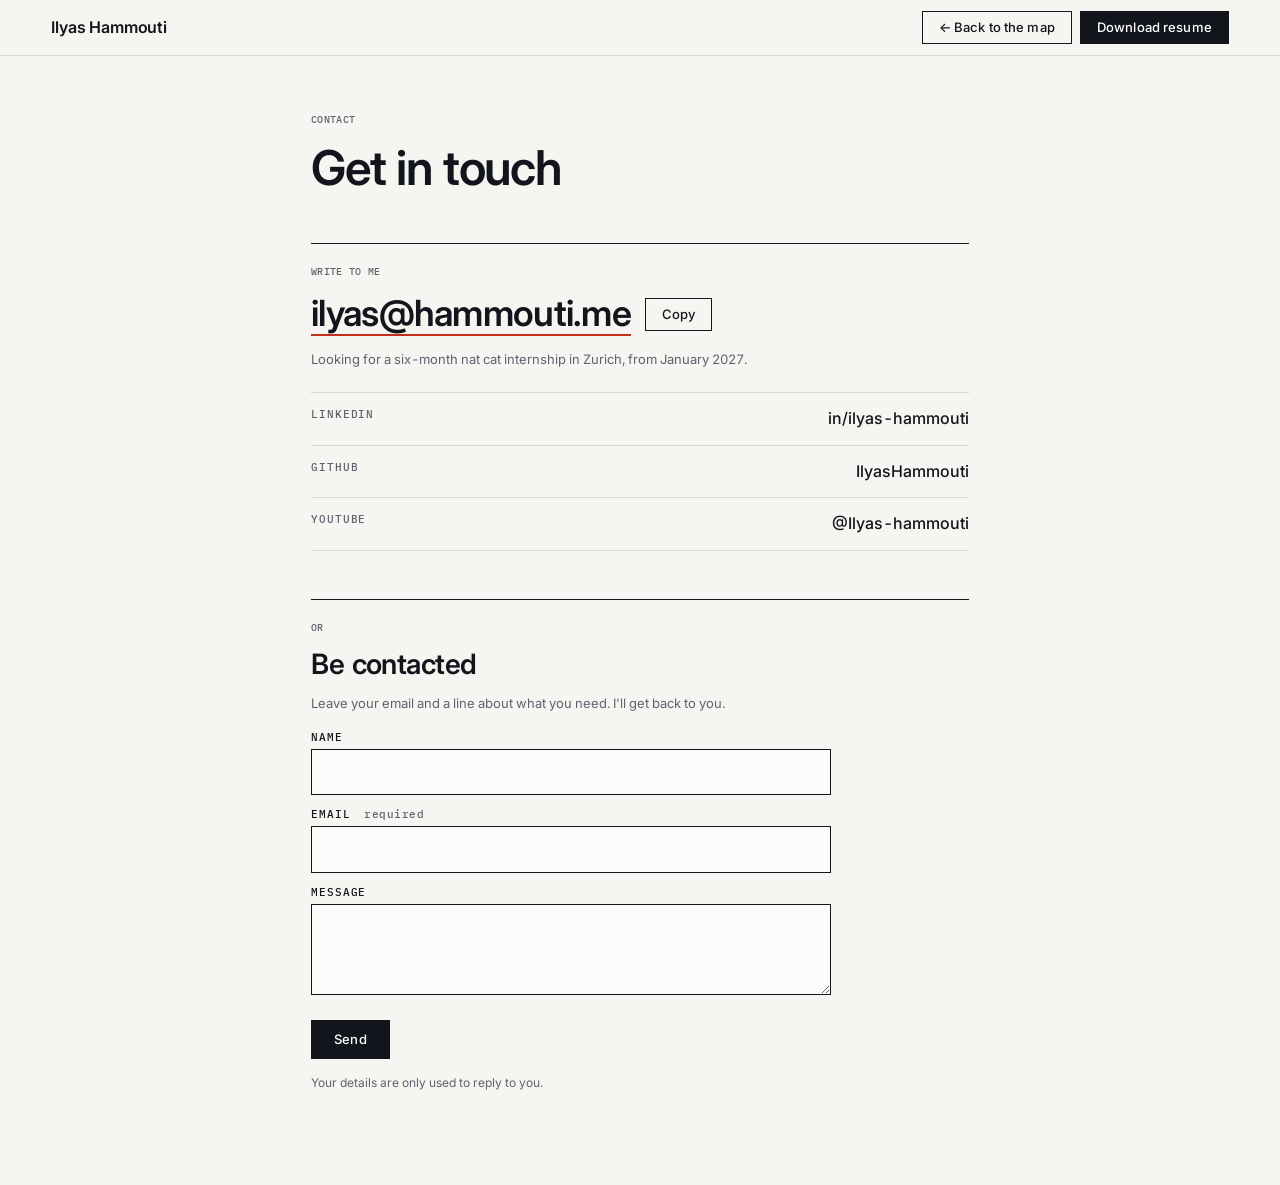
<file: contact.html>
<!DOCTYPE html>
<html lang="en">
<head>
  <meta charset="UTF-8" />
  <meta name="viewport" content="width=device-width, initial-scale=1, viewport-fit=cover" />
  <title>Contact — Ilyas Hammouti</title>
  <meta name="description" content="Contact Ilyas Hammouti: email, LinkedIn, GitHub, YouTube, or leave your details to be contacted." />
  <link rel="icon" href="favicon.svg" type="image/svg+xml" />
  <link rel="icon" href="favicon.ico" sizes="48x48" />
  <link rel="apple-touch-icon" href="apple-touch-icon.png" />
  <link rel="preconnect" href="https://fonts.googleapis.com" />
  <link rel="preconnect" href="https://fonts.gstatic.com" crossorigin />
  <link href="https://fonts.googleapis.com/css2?family=IBM+Plex+Mono:wght@400;500&family=Inter:wght@400;500;600&display=swap" rel="stylesheet" />
  <link rel="stylesheet" href="css/style.css" />
  <script defer src="https://cloud.umami.is/script.js" data-website-id="f7f798c8-aeef-4a5b-8472-352a66ffc6b3" data-domains="ilyas.hammouti.me" data-exclude-hash="true"></script>
</head>
<body>
  <header class="bar">
    <a class="brand" href="index.html">Ilyas Hammouti</a>
    <nav class="bar-actions" aria-label="Primary">
      <a class="btn btn-ghost" id="back" href="index.html">← <span class="long">Back to the </span>map</a>
      <a class="btn btn-solid" href="assets/Ilyas_Hammouti_Resume.pdf" download><span class="long">Download resume</span><span class="short">Resume</span></a>
    </nav>
  </header>

  <main class="page contact-page">
    <p class="eyebrow">Contact</p>
    <h1>Get in touch</h1>

    <!-- 1 · Reach me directly: the lowest-friction path comes first -->
    <section class="contact-direct" aria-labelledby="direct-title">
      <h2 id="direct-title" class="sr-only">Reach me directly</h2>
      <p class="eyebrow">Write to me</p>
      <div class="mail-row">
        <a class="big-mail" id="mail" href="mailto:ilyas@hammouti.me">ilyas@hammouti.me</a>
        <button type="button" class="btn btn-ghost" id="copy" aria-label="Copy my email address">Copy</button>
      </div>
      <p class="note">Looking for a six-month nat cat internship in Zurich, from January 2027.</p>

      <ul class="contact-list">
        <li><a href="https://www.linkedin.com/in/ilyas-hammouti/" target="_blank" rel="noopener"><span class="k">LinkedIn</span><span class="v">in/ilyas-hammouti</span></a></li>
        <li><a href="https://github.com/IlyasHammouti" target="_blank" rel="noopener"><span class="k">GitHub</span><span class="v">IlyasHammouti</span></a></li>
        <li><a href="https://youtube.com/@Ilyas-hammouti" target="_blank" rel="noopener"><span class="k">YouTube</span><span class="v">@Ilyas-hammouti</span></a></li>
      </ul>
    </section>

    <!-- 2 · Or leave details and I get back to you -->
    <section class="contact-form" aria-labelledby="form-title">
      <p class="eyebrow">Or</p>
      <h2 id="form-title">Be contacted</h2>
      <p class="note">Leave your email and a line about what you need. I'll get back to you.</p>

      <!-- To receive these by email: create a free access key at web3forms.com (sent to ilyas@hammouti.me),
           paste it in data-key. Until then the form opens your mail app with the message prefilled. -->
      <form id="contact-form" novalidate data-endpoint="https://api.web3forms.com/submit" data-key="">
        <label for="f-name">Name</label>
        <input id="f-name" name="name" type="text" autocomplete="name" maxlength="80" />

        <label for="f-email">Email <span class="req">required</span></label>
        <input id="f-email" name="email" type="email" autocomplete="email" maxlength="120" required />

        <label for="f-message">Message</label>
        <textarea id="f-message" name="message" rows="3" maxlength="600"></textarea>

        <input type="checkbox" name="botcheck" tabindex="-1" autocomplete="off" class="hp" aria-hidden="true" />

        <div class="form-actions">
          <button type="submit" class="btn btn-solid" id="send">Send</button>
          <p id="status" class="status" role="status" aria-live="polite"></p>
        </div>
        <p class="note small">Your details are only used to reply to you.</p>
      </form>
    </section>
  </main>

  <script src="js/track.js"></script>
  <script src="js/contact.js"></script>
</body>
</html>
</file>
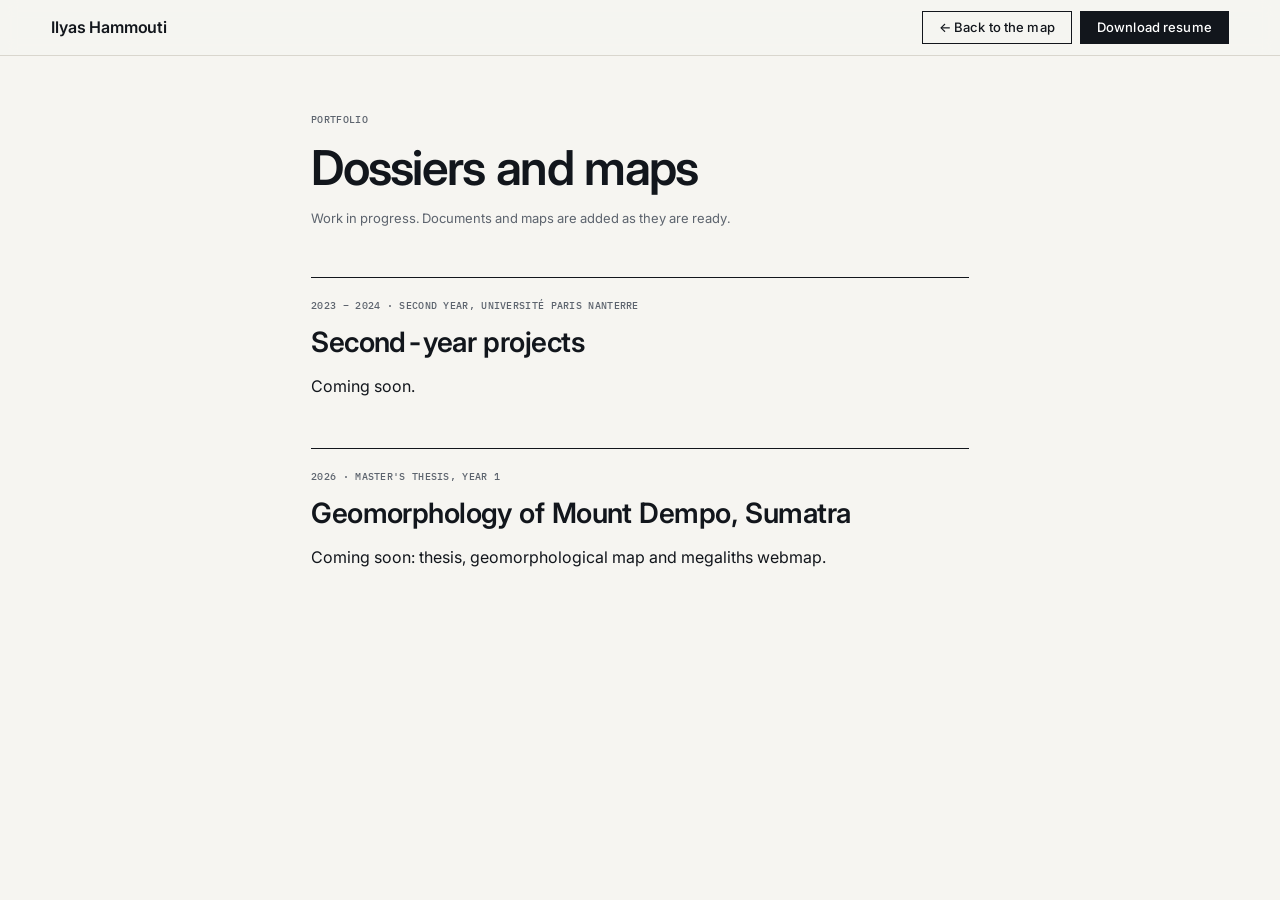
<file: portfolio.html>
<!DOCTYPE html>
<html lang="en">
<head>
  <meta charset="UTF-8" />
  <meta name="viewport" content="width=device-width, initial-scale=1" />
  <title>Portfolio — Ilyas Hammouti</title>
  <meta name="description" content="Academic dossiers and mapping projects by Ilyas Hammouti." />
  <link rel="icon" href="favicon.svg" type="image/svg+xml" />
  <link rel="icon" href="favicon.ico" sizes="48x48" />
  <link rel="apple-touch-icon" href="apple-touch-icon.png" />
  <link rel="preconnect" href="https://fonts.googleapis.com" />
  <link rel="preconnect" href="https://fonts.gstatic.com" crossorigin />
  <link href="https://fonts.googleapis.com/css2?family=IBM+Plex+Mono:wght@400;500&family=Inter:wght@400;500;600&display=swap" rel="stylesheet" />
  <link rel="stylesheet" href="css/style.css" />
  <script defer src="https://cloud.umami.is/script.js" data-website-id="f7f798c8-aeef-4a5b-8472-352a66ffc6b3" data-domains="ilyas.hammouti.me" data-exclude-hash="true"></script>
</head>
<body>
  <header class="bar">
    <a class="brand" href="index.html">Ilyas Hammouti</a>
    <nav class="bar-actions" aria-label="Primary">
      <a class="btn btn-ghost" id="back" href="index.html">← <span class="long">Back to the </span>map</a>
      <a class="btn btn-solid" href="assets/Ilyas_Hammouti_Resume.pdf" download>Download resume</a>
    </nav>
  </header>

  <main class="page">
    <p class="eyebrow">Portfolio</p>
    <h1>Dossiers and maps</h1>
    <p class="note">Work in progress. Documents and maps are added as they are ready.</p>

    <section id="l2">
      <p class="eyebrow">2023 – 2024 · Second year, Université Paris Nanterre</p>
      <h2>Second-year projects</h2>
      <p>Coming soon.</p>
    </section>

    <section id="dempo">
      <p class="eyebrow">2026 · Master's thesis, year 1</p>
      <h2>Geomorphology of Mount Dempo, Sumatra</h2>
      <p>Coming soon: thesis, geomorphological map and megaliths webmap.</p>
    </section>
  </main>
  <script src="js/track.js"></script>
  <script src="js/portfolio.js"></script>
</body>
</html>
</file>
<file: css/style.css>
/* Swiss / International direction: hairlines, square corners, strict type scale,
   one accent (signal red) reserved for "where I am on the map". */

:root {
  --paper: #f6f5f1;
  --card: #fdfcfa;
  --ink: #12161c;
  --muted: #5d646e;
  --rule: #d9d6ce;
  --accent: #c4301c;

  --font-sans: "Inter", system-ui, -apple-system, "Segoe UI", sans-serif;
  --font-mono: "IBM Plex Mono", ui-monospace, "SFMono-Regular", Menlo, monospace;

  --bar-h: 56px;
  --inset-reserve: 260px;   /* space taken at the bottom right by the locator map */
  --gutter: clamp(16px, 4vw, 64px);
  --card-w: 440px;
  --ease: cubic-bezier(0.16, 1, 0.3, 1);
}

*, *::before, *::after { box-sizing: border-box; }
html { scroll-behavior: smooth; }
body {
  margin: 0;
  background: var(--paper);
  color: var(--ink);
  font: 400 1rem/1.6 var(--font-sans);
  font-feature-settings: "tnum" 1, "ss01" 1;
  -webkit-font-smoothing: antialiased;
}
a { color: inherit; text-decoration-color: var(--accent); text-underline-offset: 3px; }
a:focus-visible, button:focus-visible { outline: 2px solid var(--accent); outline-offset: 3px; }
.skip { position: absolute; left: -999px; top: 8px; background: var(--ink); color: #fff; padding: 8px 12px; z-index: 300; }
.skip:focus { left: 8px; }

/* Header */
.bar {
  position: fixed; inset: 0 0 auto 0; z-index: 100;
  height: var(--bar-h);
  display: flex; align-items: center; justify-content: space-between;
  padding: 0 var(--gutter);
  background: rgba(246, 245, 241, 0.9);
  backdrop-filter: blur(8px);
  border-bottom: 1px solid var(--rule);
}
.brand { white-space: nowrap; font-weight: 600; letter-spacing: -0.01em; text-decoration: none; }
.bar-actions { display: flex; gap: 8px; }

.nav-link {
  margin-right: 8px; padding: 9px 4px;
  font: 500 0.8125rem/1 var(--font-sans); color: var(--ink); text-decoration: none;
  border-bottom: 1px solid transparent; transition: border-color 0.2s var(--ease);
}
.nav-link:hover, .nav-link:focus-visible { border-bottom-color: var(--accent); }

/* Buttons */
.btn {
  white-space: nowrap;
  display: inline-block;
  padding: 9px 16px;
  font: 500 0.8125rem/1 var(--font-sans);
  letter-spacing: 0.01em;
  text-decoration: none;
  border: 1px solid var(--ink);
  transition: background 0.2s var(--ease), color 0.2s var(--ease), transform 0.2s var(--ease);
}
.btn-solid { background: var(--ink); color: #fff; }
.btn-solid:hover { background: var(--accent); border-color: var(--accent); }
.btn-ghost { background: transparent; color: var(--ink); }
.btn-ghost:hover { background: var(--ink); color: #fff; }

/* Night sky behind the globe (stars drawn by js/stars.js) */
#stars {
  position: fixed; inset: 0; z-index: 0; width: 100%; height: 100%;
  background: radial-gradient(ellipse at 50% 38%, #12295c 0%, #0a1838 42%, #050c22 78%, #02050f 100%);
}

/* Map: transparent so the sky shows around the globe */
#map { position: fixed; inset: 0; z-index: 1; background: transparent; }
/* Still frame of the map, held while the relief is switched on or off underneath (js/app.js) */
.still { position: fixed; inset: 0; z-index: 2; width: 100%; height: 100%; pointer-events: none; opacity: 0; }
.maplibregl-ctrl-attrib { font-size: 10px; }

/* Story */
#story { position: relative; z-index: 10; pointer-events: none; }
/* Desktop: each card has a resting place, centred in the window. When scrolling stops near it, the browser
   eases the card there itself (scroll snapping runs off the main thread, so it stays smooth during flights). */
@media (min-width: 900px) {
  html.story-page { scroll-snap-type: y proximity; }
  html.story-page .card { scroll-snap-align: center; }
}
.step {
  min-height: 100vh;
  display: flex; align-items: center;
  padding: calc(var(--bar-h) + 24px) var(--gutter) 48px;
}
.card {
  pointer-events: auto;
  width: min(var(--card-w), 100%);
  background: var(--card);
  border: 1px solid var(--ink);
  padding: 28px 28px 26px;
  position: relative;
  opacity: 0.35;
  transform: translateY(12px);
  transition: opacity 0.6s var(--ease), transform 0.6s var(--ease);
}
.card-wide { --card-w: 520px; }
.step.is-active .card { opacity: 1; transform: none; }

/* Chapter number, set in the margin of the card */
.step[data-n]::before { content: none; }
.card::before {
  content: attr(data-n);
  position: absolute; top: -1px; right: -1px;
  font: 500 0.6875rem/1 var(--font-mono);
  background: var(--ink); color: #fff;
  padding: 6px 8px;
}

.logo { display: block; height: var(--h, 32px); width: auto; max-width: 78%; margin: 0 0 18px; object-fit: contain; object-position: left center; }

.eyebrow {
  margin: 0 0 14px;
  font: 500 0.625rem/1.5 var(--font-mono);
  letter-spacing: 0.03em;
  text-transform: uppercase;
  color: var(--muted);
  padding-right: 36px;
  white-space: nowrap;          /* year, institution and place stay on one line */
}
h1, h2 { margin: 0 0 12px; font-weight: 600; letter-spacing: -0.02em; line-height: 1.12; }
h1 { font-size: clamp(2.5rem, 6vw, 3.75rem); letter-spacing: -0.035em; }
h2 { font-size: clamp(1.4rem, 2.4vw, 1.75rem); }
.card p { margin: 0 0 12px; }
.lead { font-size: 1.0625rem; line-height: 1.55; }
.note { font-size: 0.8125rem; color: var(--muted); }
.formula { font: 500 0.9375rem/1.4 var(--font-mono); padding: 10px 12px; margin: 4px 0 14px !important; background: var(--paper); border-left: 3px solid var(--accent); }
.hint { margin: 18px 0 0 !important; font: 500 0.6875rem/1 var(--font-mono); letter-spacing: 0.06em; text-transform: uppercase; color: var(--muted); }
.cta { display: flex; flex-wrap: wrap; gap: 8px; margin-top: 18px; }

.links { list-style: none; margin: 14px 0 0; padding: 12px 0 0; border-top: 1px solid var(--rule); font-size: 0.875rem; }
.links li + li { margin-top: 6px; }
.links.inline { display: flex; flex-wrap: wrap; gap: 4px 18px; }
.links.inline li + li { margin-top: 0; }
.plain { margin: 6px 0 0; padding: 0; list-style: none; }
.plain li { padding: 10px 0; border-top: 1px solid var(--rule); font-size: 0.9375rem; }
.plain li:first-child { border-top: 0; padding-top: 0; }

/* Quotes */
.quote { margin: 4px 0 12px; font-size: 1.1875rem; line-height: 1.45; font-weight: 500; letter-spacing: -0.01em; padding-left: 16px; border-left: 3px solid var(--accent); }
.quote-end { font-weight: 600; }
.byline { font-size: 0.8125rem; color: var(--muted); margin: 14px 0 16px !important; }
.pull { margin: 16px 0 0; padding: 12px 14px; font-size: 0.875rem; line-height: 1.5; background: var(--paper); border-left: 3px solid var(--accent); }
.pull cite { display: block; margin-top: 6px; font: 500 0.6875rem/1 var(--font-mono); letter-spacing: 0.06em; text-transform: uppercase; color: var(--muted); font-style: normal; }

/* Lite YouTube embed: the iframe replaces the launcher button (never nested in it) */
.video {
  position: relative; display: block; width: 100%;
  aspect-ratio: 16 / 9; margin: 14px 0 0;
  border: 1px solid var(--ink); background: #000; overflow: hidden;
}
.video .launch {
  position: absolute; inset: 0; width: 100%; height: 100%; padding: 0; border: 0;
  background: #000 center / cover no-repeat; cursor: pointer;
}
.video .launch::after {
  content: ""; position: absolute; inset: 0; pointer-events: none;
  background: linear-gradient(to top, rgba(0,0,0,0.55), transparent 55%);
}
.video .play {
  position: absolute; left: 12px; bottom: 12px; z-index: 1;
  width: 0; height: 0;
  border-left: 14px solid #fff; border-top: 9px solid transparent; border-bottom: 9px solid transparent;
  filter: drop-shadow(0 1px 2px rgba(0,0,0,0.5));
}
.video .cap { position: absolute; left: 38px; right: 12px; bottom: 9px; z-index: 1; color: #fff; font: 500 0.75rem/1.3 var(--font-sans); text-align: left; }
.video .launch:hover .play { border-left-color: var(--accent); }
.video .vt { display: none; }
.hint-mobile { display: none; }
.video iframe { position: absolute; inset: 0; z-index: 2; width: 100%; height: 100%; border: 0; }

/* Scroll reminder: appears after 2 s of stillness at the top of the page */
.scrollhint {
  position: fixed; left: 50%; bottom: 64px; z-index: 45;
  display: flex; flex-direction: column; align-items: center; gap: 8px;
  padding: 10px 18px 12px; cursor: pointer;
  background: rgba(5, 12, 34, 0.82); border: 1px solid rgba(255, 255, 255, 0.28);
  color: #fff; font: 500 0.6875rem/1 var(--font-mono); letter-spacing: 0.14em; text-transform: uppercase;
  opacity: 0; transform: translate(-50%, 8px); pointer-events: none;
  transition: opacity 0.6s var(--ease), transform 0.6s var(--ease);
}
.scrollhint.is-visible { opacity: 1; transform: translate(-50%, 0); pointer-events: auto; }
.scrollhint i {
  width: 12px; height: 12px;
  border-right: 2px solid currentColor; border-bottom: 2px solid currentColor;
  transform: rotate(45deg); animation: nudge 1.6s var(--ease) infinite;
}
@keyframes nudge { 0%, 100% { transform: translateY(0) rotate(45deg); } 50% { transform: translateY(7px) rotate(45deg); } }

/* Locator map (bottom right): where the current chapter is */
.inset {
  position: fixed; right: 16px; bottom: 44px; width: 330px; height: 186px; z-index: 40;
  border: 1px solid var(--ink); background: var(--paper);
  box-shadow: 0 8px 28px rgba(0, 0, 0, 0.28);
  opacity: 0; transform: translateY(10px); pointer-events: none;
  transition: opacity 0.5s var(--ease), transform 0.5s var(--ease);
}
.inset.is-visible { opacity: 1; transform: none; }
.inset::after {
  content: "Location"; position: absolute; left: -1px; top: -1px;
  padding: 4px 8px; background: var(--ink); color: #fff;
  font: 500 0.625rem/1 var(--font-mono); letter-spacing: 0.08em; text-transform: uppercase;
}
.inset canvas { display: block; }

/* Chapter rail: every chapter labelled "year · place"; the current one opaque, the others translucent */
.rail {
  position: fixed; right: 18px;
  top: calc(var(--bar-h) + (100vh - var(--bar-h) - var(--inset-reserve)) / 2); transform: translateY(-50%);
  z-index: 50; display: flex; flex-direction: column; align-items: flex-end; gap: 5px;
  padding: 6px 0 6px 14px; cursor: grab; touch-action: none; user-select: none; -webkit-user-select: none;
}
.rail.is-scrubbing { cursor: grabbing; }
/* Desktop: a soft shade down the whole right edge, darkest at the edge and fading to nothing, so the chapter
   labels stand out over any map without a visible box */
@media (min-width: 900px) {
  html.story-page #map::after {      /* inside the map: above the tiles, below the map's own controls (sources) */
    content: ""; position: absolute; z-index: 1; top: 0; right: 0; bottom: 0; width: 360px; pointer-events: none;
    background: linear-gradient(to left, rgba(8, 14, 28, 0.52) 0%, rgba(8, 14, 28, 0.3) 38%, rgba(8, 14, 28, 0.1) 72%, rgba(8, 14, 28, 0) 100%);
  }
}
.rail button {
  display: flex; align-items: center; gap: 8px; padding: 0; border: 0; background: none;
  cursor: pointer; opacity: 0.6;
  transition: opacity 0.3s var(--ease);
}
.rail button:hover, .rail button:focus-visible { opacity: 0.85; }
.rail button.is-active { opacity: 1; }
.rail .lbl {
  padding: 3px 7px; white-space: nowrap;
  font: 500 0.6875rem/1.2 var(--font-mono); letter-spacing: 0.04em;
  background: rgba(246, 245, 241, 0.94); color: var(--ink);
  border: 1px solid var(--rule);
}
.rail button.is-active .lbl { background: var(--ink); color: #fff; border-color: var(--ink); }
.rail .dot {
  width: 9px; height: 9px; border-radius: 50%; flex: none;
  background: rgba(246, 245, 241, 0.94); border: 1px solid var(--ink);
  transition: background 0.3s var(--ease), transform 0.3s var(--ease);
}
.rail button.is-active .dot { background: var(--accent); border-color: var(--accent); transform: scale(1.3); }
@media (max-width: 1199px) {
  .rail button:not(.is-active) .lbl { display: none; }   /* narrow desktop: only the current label */
}
@media (max-height: 640px) { .rail { gap: 3px; } .rail .lbl { padding: 2px 6px; } }

/* Map markers */
.pin { width: 12px; height: 12px; border-radius: 50%; background: var(--ink); border: 2px solid var(--paper); }
.pin.is-current { background: var(--accent); }
.pin.is-current::after {
  content: ""; position: absolute; inset: -9px; border-radius: 50%;
  border: 1px solid var(--accent); animation: ping 2.2s var(--ease) infinite;
}
.pin:not(.is-current) .pin-label { display: none; }
.pin-label {
  position: absolute; left: 16px; top: -3px; white-space: nowrap;
  font: 500 0.6875rem/1 var(--font-mono); letter-spacing: 0.04em;
  background: var(--paper); border: 1px solid var(--ink); padding: 4px 6px;
}
@keyframes ping { 0% { transform: scale(0.6); opacity: 1; } 100% { transform: scale(1.5); opacity: 0; } }

.foot { position: relative; z-index: 10; padding: 28px var(--gutter); font: 400 0.75rem/1.4 var(--font-mono); color: var(--muted); background: var(--paper); border-top: 1px solid var(--rule); }

.sr-only { position: absolute; width: 1px; height: 1px; margin: -1px; overflow: hidden; clip: rect(0 0 0 0); white-space: nowrap; }
.short { display: none; }
.alt { display: none; }

/* Contact page */
.contact-page h1 { margin-bottom: 8px; }
.contact-direct { margin-top: 28px; padding-top: 20px; border-top: 1px solid var(--ink); }
.mail-row { display: flex; flex-wrap: wrap; align-items: center; gap: 14px; margin: 4px 0 10px; }
.big-mail {
  font: 600 clamp(1.45rem, 5.2vw, 2.25rem)/1.15 var(--font-sans); letter-spacing: -0.02em;
  color: var(--ink); text-decoration: none; border-bottom: 2px solid var(--accent); overflow-wrap: anywhere;
}
.big-mail:hover { color: var(--accent); }
.contact-list { list-style: none; margin: 22px 0 0; padding: 0; border-top: 1px solid var(--rule); }
.contact-list a {
  display: flex; justify-content: space-between; gap: 16px; padding: 13px 0; text-decoration: none;
  border-bottom: 1px solid var(--rule); transition: padding 0.2s var(--ease);
}
.contact-list a:hover { padding-left: 8px; }
.contact-list .k { font: 500 0.6875rem/1.6 var(--font-mono); letter-spacing: 0.08em; text-transform: uppercase; color: var(--muted); }
.contact-list .v { font-weight: 500; overflow-wrap: anywhere; text-align: right; }

.contact-form { margin-top: 44px; padding-top: 20px; border-top: 1px solid var(--rule); }
.contact-form form { margin-top: 18px; max-width: 520px; }
.contact-form label { display: block; margin: 14px 0 6px; font: 500 0.6875rem/1 var(--font-mono); letter-spacing: 0.08em; text-transform: uppercase; }
.contact-form .req { color: var(--muted); letter-spacing: 0.04em; text-transform: none; margin-left: 6px; }
.contact-form input[type="text"], .contact-form input[type="email"], .contact-form textarea {
  width: 100%; padding: 11px 12px; font: 400 1rem/1.4 var(--font-sans); color: var(--ink);
  background: var(--card); border: 1px solid var(--ink); border-radius: 0; resize: vertical;
}
.contact-form input:focus-visible, .contact-form textarea:focus-visible { outline: 2px solid var(--accent); outline-offset: 2px; }
.contact-form .hp { position: absolute; left: -9999px; width: 1px; height: 1px; opacity: 0; }
.form-actions { display: flex; flex-wrap: wrap; align-items: center; gap: 14px; margin-top: 18px; }
.form-actions .btn { padding: 12px 22px; cursor: pointer; }
.status { margin: 0; font-size: 0.875rem; }
.status[data-kind="error"] { color: var(--accent); }
.note.small { margin-top: 14px; font-size: 0.75rem; }

/* Portfolio page */
.page { max-width: 760px; margin: 0 auto; padding: calc(var(--bar-h) + 56px) var(--gutter) 80px; }
.page h1 { font-size: clamp(2rem, 5vw, 3rem); }
.page section { margin-top: 48px; padding-top: 20px; border-top: 1px solid var(--ink); }
.page section h2 { margin-bottom: 8px; }
.page .eyebrow { padding-right: 0; }

@media (max-width: 1199px) { .card-wide { --card-w: 440px; } }

/* Mobile (up to 899px): the chapters are a horizontal strip of cards along the bottom, one card in
   the middle with its neighbours peeking in from both sides; the map fills the rest of the screen.
   Swiping the strip changes chapter, a fast swipe can skip several. The page itself does not scroll.
   Type is kept small so a card fits without scrolling; a few long ones may scroll vertically, never sideways. */
@media (max-width: 899px) {
  :root { --m-card: min(84vw, 440px); }
  html.story-page, html.story-page body { height: 100%; overflow: hidden; overscroll-behavior: none; }
  .rail, .inset, .scrollhint, .foot { display: none; }
  .hint-desktop { display: none; }
  .hint-mobile { display: inline; }
  .long { display: none; }
  .short { display: inline; }

  /* header: brand, Portfolio, Contact, Resume */
  .bar { padding: 0 14px; }
  .bar-actions { gap: 4px; align-items: center; }
  .bar-actions .btn { padding: 8px 10px; font-size: 0.75rem; }
  .nav-link { margin-right: 0; padding: 8px 6px; font-size: 0.75rem; }
  .btn-contact { border-color: transparent; background: none; padding: 8px 6px; }
  .brand { font-size: 0.9375rem; }

  /* sources: top right, under the header, folded to the "i" button */
  .maplibregl-ctrl-top-right { top: calc(var(--bar-h) + 4px); right: 2px; }
  .maplibregl-ctrl-attrib.maplibregl-compact-show { max-width: calc(100vw - 8px); }
  .maplibregl-ctrl-attrib .maplibregl-ctrl-attrib-inner { white-space: nowrap; font-size: min(10px, calc((100vw - 64px) / 37)); }
  .long-attrib .maplibregl-ctrl-attrib .maplibregl-ctrl-attrib-inner { white-space: normal; font-size: 9px; }   /* imagery adds long credits */
  html:not(.attrib-ready) .maplibregl-ctrl-attrib-inner { display: none; }   /* never shown open before the script has folded it */

  #story {
    position: fixed; left: 0; right: 0; bottom: 0; z-index: 10;
    display: flex; align-items: flex-end;
    overflow-x: auto; overflow-y: hidden;
    scroll-snap-type: x mandatory; overscroll-behavior-x: contain;
    -webkit-overflow-scrolling: touch; scrollbar-width: none;
    padding: 0 calc((100vw - var(--m-card)) / 2) calc(12px + env(safe-area-inset-bottom, 0px));
    pointer-events: auto;
  }
  #story::-webkit-scrollbar { display: none; }
  .step { flex: 0 0 var(--m-card); min-height: 0; padding: 0 6px; align-items: flex-end; scroll-snap-align: center; }

  .card, .card-wide {
    --card-w: 100%; width: 100%; min-width: 0;
    max-height: 54vh; max-height: min(54dvh, 480px);
    overflow-x: hidden; overflow-y: auto; overflow-wrap: anywhere;
    padding: 14px 16px 14px;
    opacity: 0.55; transform: scale(0.96); transform-origin: bottom center;
    scrollbar-width: thin; scrollbar-color: var(--rule) transparent;
  }
  .step.tall .card { max-height: 62vh; max-height: min(62dvh, 520px); }   /* the few denser cards get more room */
  .step.is-active .card { opacity: 1; transform: none; }
  .card::before { padding: 5px 7px; font-size: 0.625rem; }

  /* small type */
  .eyebrow { margin-bottom: 8px; padding-right: 28px; font-size: 0.625rem; line-height: 1.4; letter-spacing: 0.02em; }
  .eyebrow .org, .eyebrow .opt, .note.todo { display: none; }
  .eyebrow .alt { display: inline; }                 /* the logo already names the institution */
  .card h1 { margin-bottom: 8px; font-size: clamp(1.7rem, 8vw, 2.1rem); }
  .card h2 { margin-bottom: 8px; font-size: 1.0625rem; line-height: 1.2; }
  .card p { margin-bottom: 8px; font-size: 0.8125rem; line-height: 1.5; }
  .card .lead { font-size: 0.875rem; }
  .note { font-size: 0.6875rem; }
  .card p.hint { margin-top: 12px !important; font-size: min(11px, 2.9vw); line-height: 1.4; letter-spacing: 0.03em; white-space: nowrap; }   /* one line at any phone width */
  .logo { height: calc(var(--h, 32px) * 0.72); margin-bottom: 10px; }
  .formula { margin: 2px 0 10px !important; padding: 7px 9px; font-size: 0.6875rem; overflow-wrap: anywhere; }
  .links { margin-top: 8px; padding-top: 8px; font-size: 0.75rem; }
  .links li + li { margin-top: 4px; }
  .plain li { padding: 7px 0; font-size: 0.8125rem; }
  .cta { gap: 6px; margin-top: 10px; }
  .card .btn { padding: 8px 12px; font-size: 0.75rem; }
  .quote { margin-bottom: 8px; padding-left: 12px; font-size: 0.9375rem; line-height: 1.4; }
  .quote-end { font-size: 0.8125rem; }
  .byline { margin: 8px 0 10px !important; font-size: 0.6875rem; }
  .pull { margin-top: 10px; padding: 8px 10px; font-size: 0.75rem; }
  .pull cite { font-size: 0.5625rem; }
  .pin-label-left { left: auto; right: 16px; }   /* keeps labels near the right edge on screen */

  /* Videos: a small thumbnail beside the title; tapping opens the player in place */
  .video {
    display: flex; align-items: center; gap: 10px; aspect-ratio: auto;
    margin-top: 8px; padding: 5px; background: var(--paper); cursor: pointer;
  }
  .video .launch { position: relative; inset: auto; flex: 0 0 80px; width: 80px; height: auto; aspect-ratio: 16 / 9; }
  .video .cap { display: none; }
  .video .play { left: 6px; bottom: 6px; border-left-width: 8px; border-top-width: 5px; border-bottom-width: 5px; }
  .video .vt { display: block; flex: 1; font: 500 0.75rem/1.3 var(--font-sans); }
  .video.is-playing { display: block; padding: 0; aspect-ratio: 16 / 9; background: #000; }

  /* contact page */
  .page { padding-top: calc(var(--bar-h) + 28px); }
  .contact-list a { padding: 11px 0; }
}

@media (prefers-reduced-motion: reduce) {
  html { scroll-behavior: auto; }
  .card { transition: none; opacity: 1; transform: none; }
  .pin.is-current::after { animation: none; }
  .scrollhint i { animation: none; }
}
</file>
